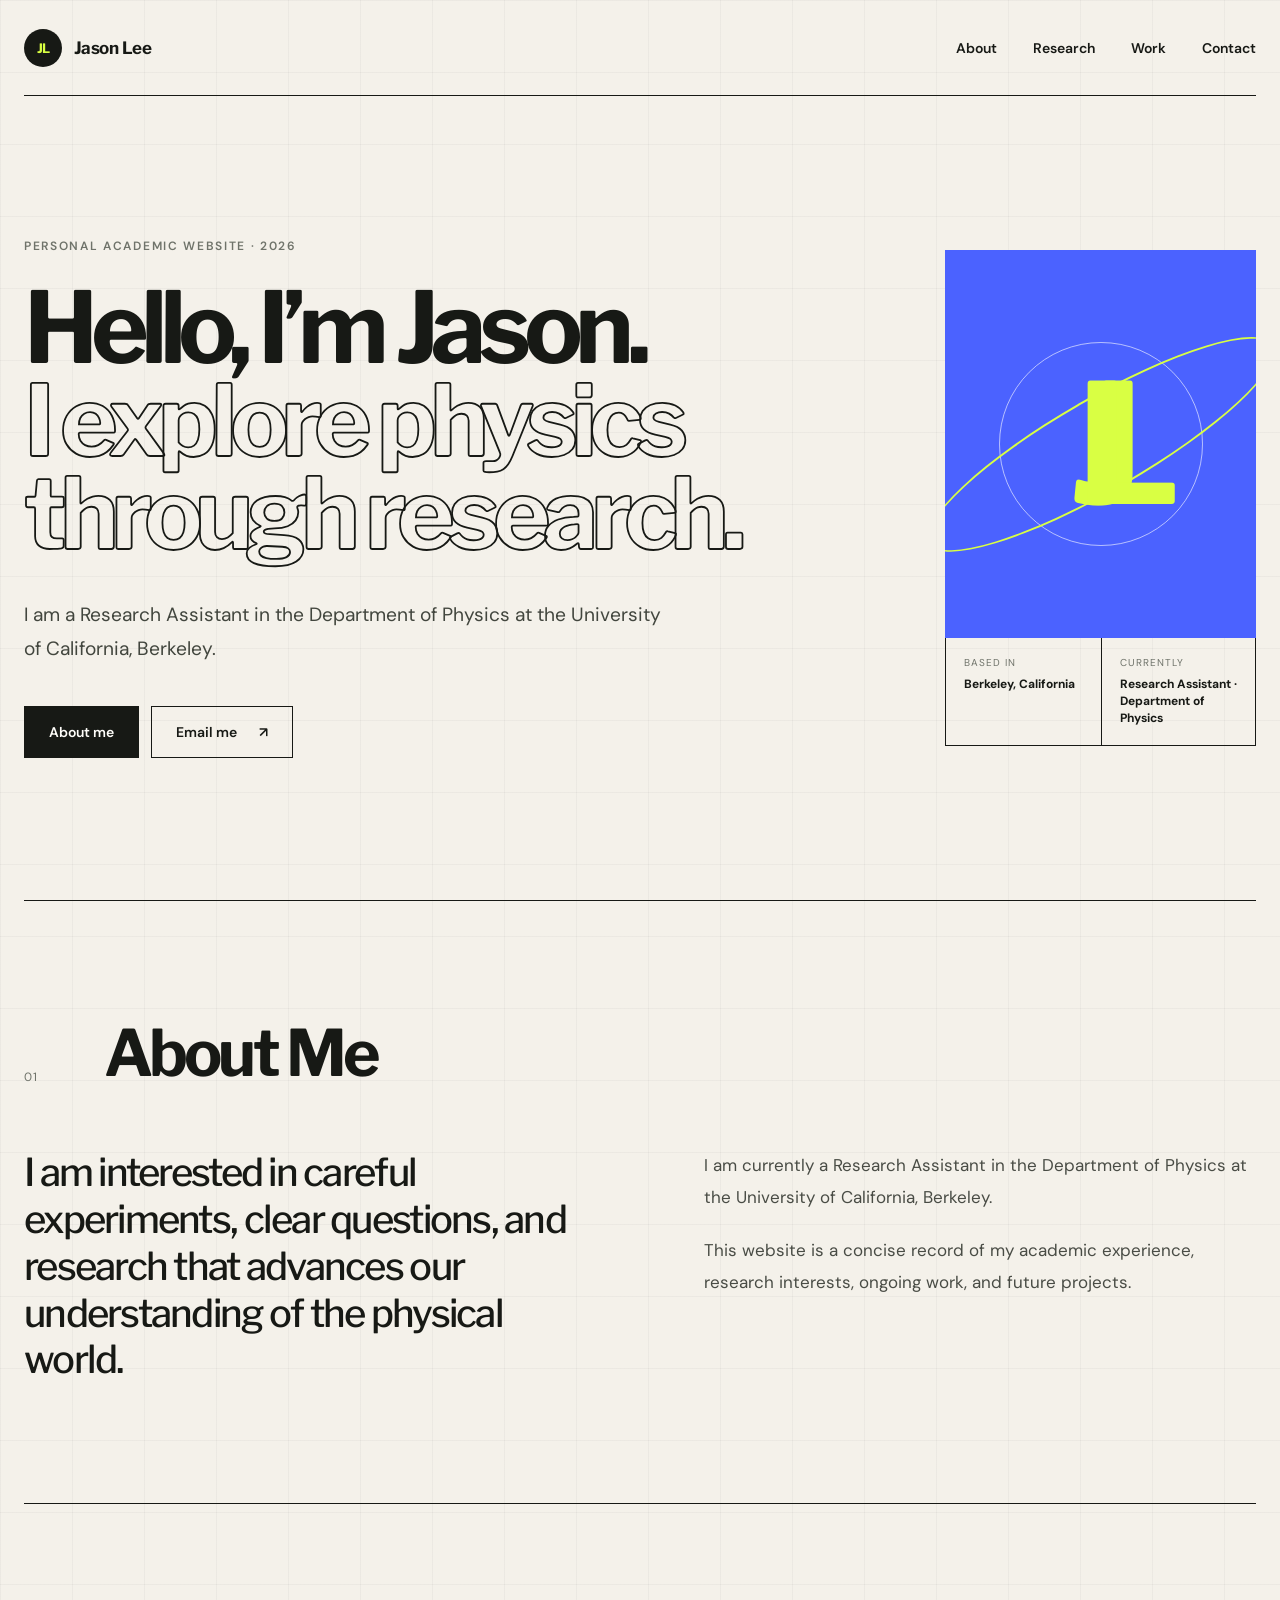
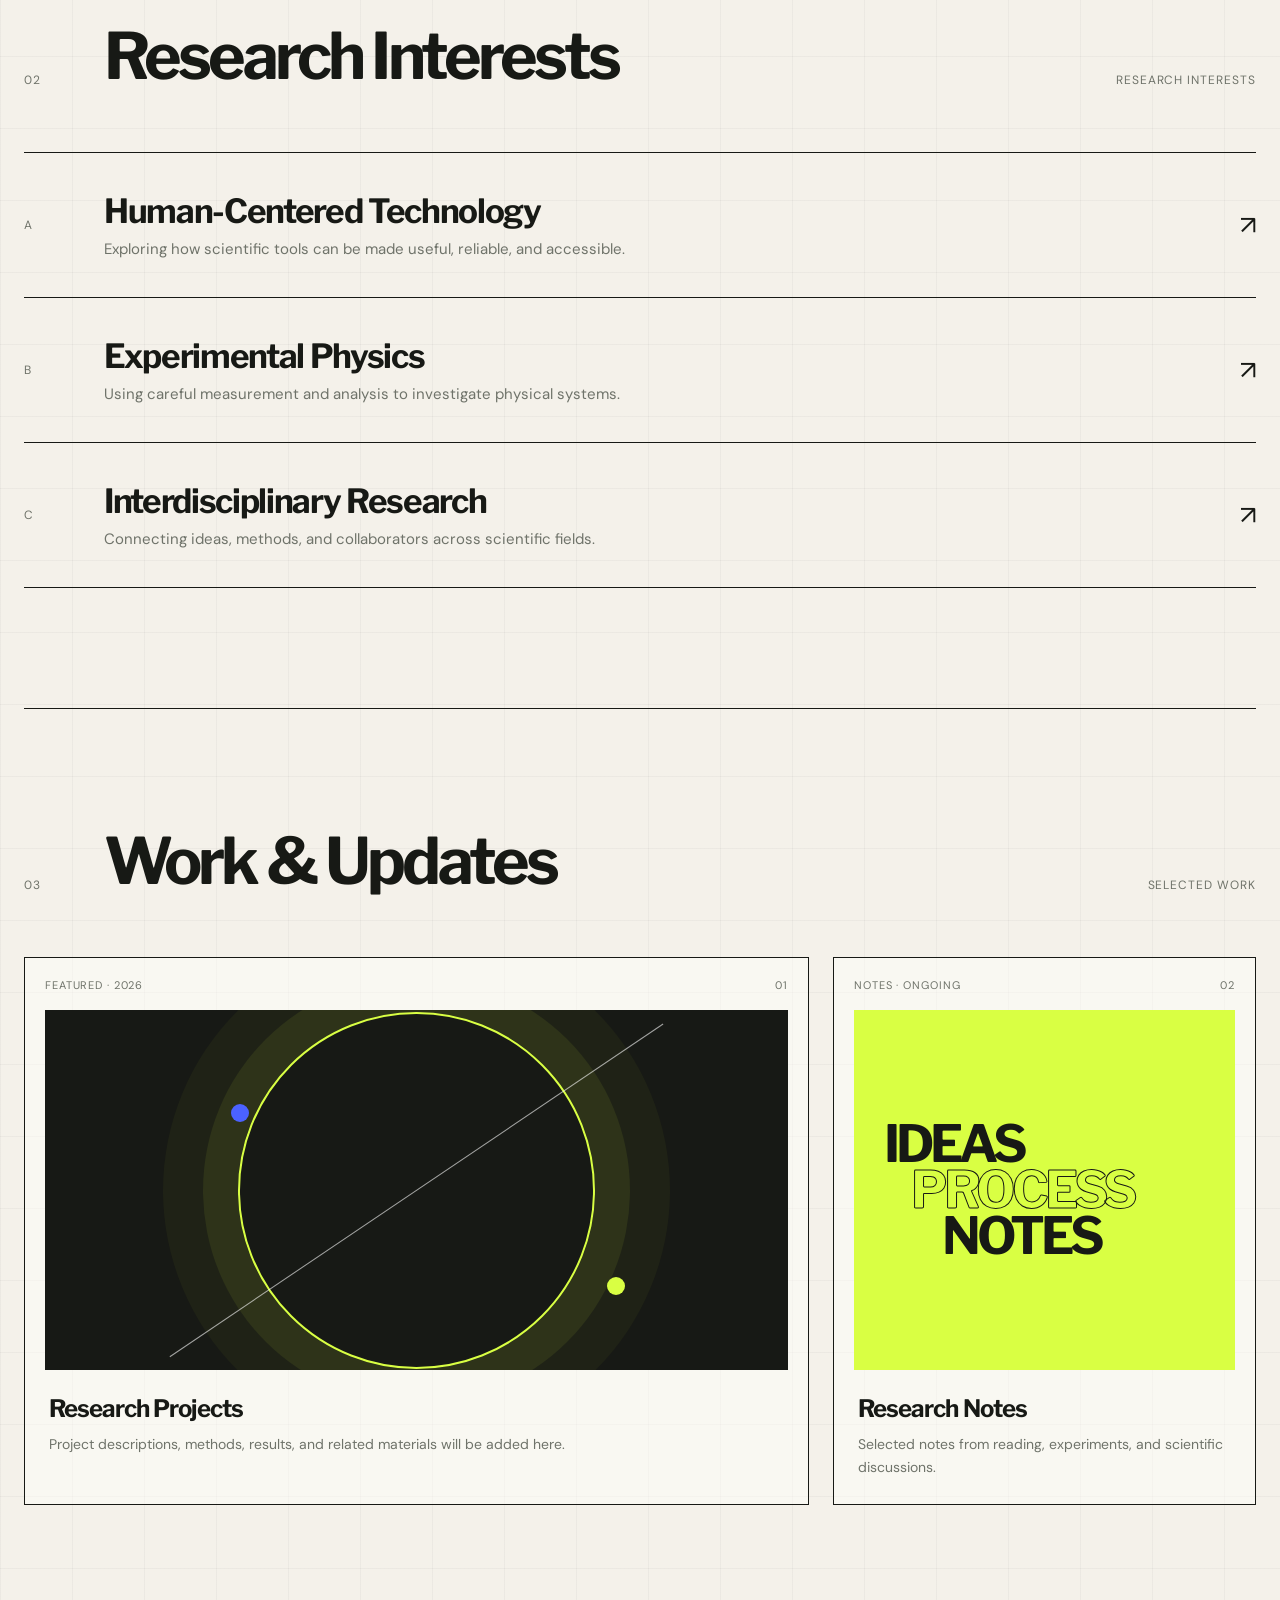
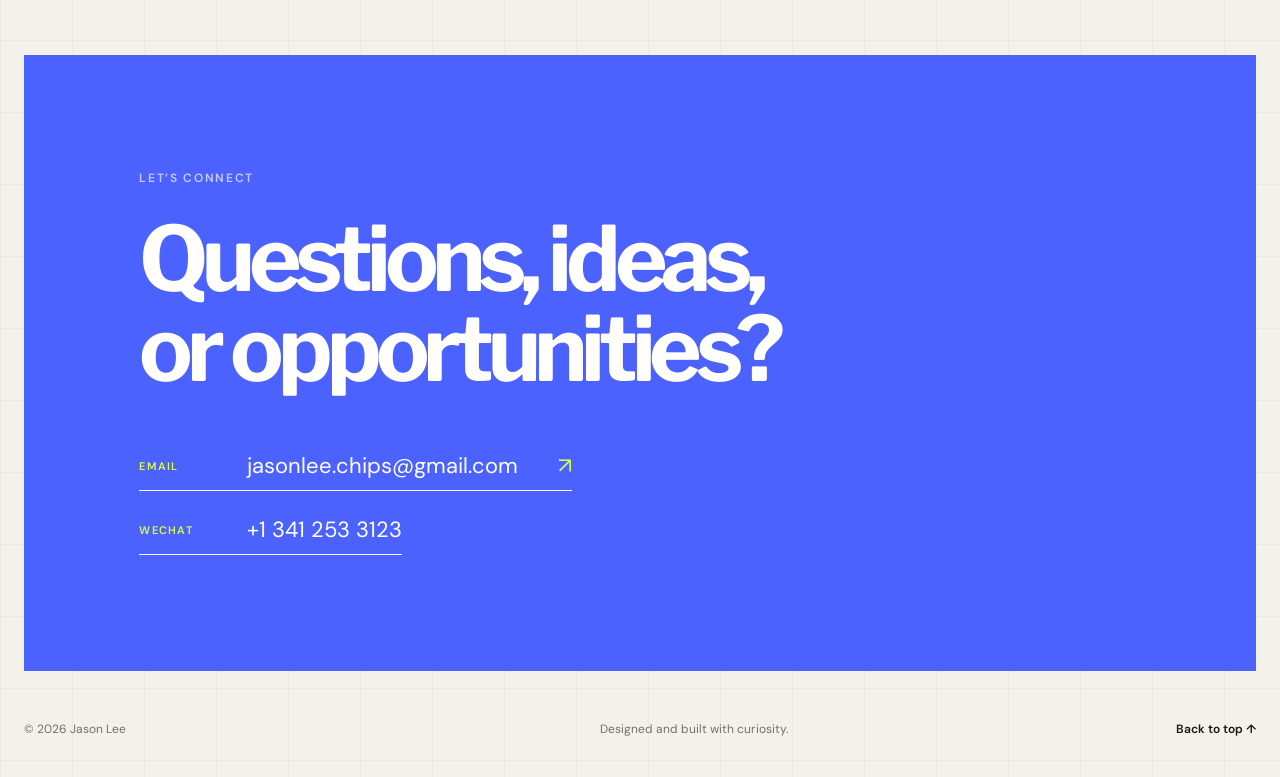
<file: index.html>
<!doctype html>
<html lang="en">
  <head>
    <meta charset="UTF-8" />
    <meta name="viewport" content="width=device-width, initial-scale=1.0" />
    <meta
      name="description"
      content="Jason Lee is a research assistant in the Department of Physics at the University of California, Berkeley."
    />
    <meta
      name="keywords"
      content="Jason Lee, UC Berkeley Physics, research assistant, experimental physics"
    />
    <meta name="author" content="Jason Lee" />
    <meta name="robots" content="index, follow" />
    <meta name="theme-color" content="#f4f1ea" />
    <link rel="canonical" href="https://jasonlee.tech/" />
    <meta property="og:type" content="profile" />
    <meta property="og:title" content="Jason Lee | UC Berkeley Physics" />
    <meta
      property="og:description"
      content="Research Assistant in the Department of Physics at the University of California, Berkeley."
    />
    <meta property="og:url" content="https://jasonlee.tech/" />
    <meta property="og:site_name" content="Jason Lee" />
    <meta name="twitter:card" content="summary" />
    <meta name="twitter:title" content="Jason Lee | UC Berkeley Physics" />
    <meta
      name="twitter:description"
      content="Research Assistant in the Department of Physics at the University of California, Berkeley."
    />
    <title>Jason Lee | Personal Academic Website</title>
    <link rel="preconnect" href="https://fonts.googleapis.com" />
    <link rel="preconnect" href="https://fonts.gstatic.com" crossorigin />
    <link
      href="https://fonts.googleapis.com/css2?family=DM+Sans:wght@400;500;600&family=Libre+Franklin:wght@500;600;700&family=Noto+Sans+SC:wght@400;500;600&display=swap"
      rel="stylesheet"
    />
    <link rel="stylesheet" href="styles.css" />
    <script src="script.js" defer></script>
    <script type="application/ld+json">
      {
        "@context": "https://schema.org",
        "@type": "Person",
        "name": "Jason Lee",
        "url": "https://jasonlee.tech/",
        "email": "mailto:jasonlee.chips@gmail.com",
        "jobTitle": "Research Assistant",
        "affiliation": {
          "@type": "CollegeOrUniversity",
          "name": "University of California, Berkeley",
          "department": "Department of Physics"
        }
      }
    </script>
  </head>
  <body>
    <header class="site-header">
      <a class="wordmark" href="#top" aria-label="Back to home">
        <span class="wordmark-mark">JL</span>
        <span>Jason Lee</span>
      </a>
      <button class="menu-button" type="button" aria-expanded="false" aria-controls="site-nav">
        <span></span>
        <span></span>
        <span></span>
        <span class="sr-only">Open menu</span>
      </button>
      <nav id="site-nav" class="site-nav" aria-label="Primary navigation">
        <a href="#about">About</a>
        <a href="#interests">Research</a>
        <a href="#work">Work</a>
        <a href="#contact">Contact</a>
      </nav>
    </header>

    <main id="top">
      <section class="hero" aria-labelledby="hero-title">
        <div class="hero-copy">
          <p class="eyebrow">Personal academic website · 2026</p>
          <h1 id="hero-title">
            Hello, I’m Jason.
            <span>I explore physics through research.</span>
          </h1>
          <p class="hero-intro">
            I am a Research Assistant in the Department of Physics at the
            University of California, Berkeley.
          </p>
          <div class="hero-actions">
            <a class="button button-primary" href="#about">About me</a>
            <a class="button button-secondary" href="mailto:jasonlee.chips@gmail.com">
              Email me
              <span aria-hidden="true">↗</span>
            </a>
          </div>
        </div>

        <aside class="profile-card" aria-label="Profile information">
          <div class="portrait" aria-hidden="true">
            <span>J</span>
            <span>L</span>
            <div class="portrait-orbit"></div>
          </div>
          <div class="profile-meta">
            <div>
              <span class="meta-label">Based in</span>
              <strong>Berkeley, California</strong>
            </div>
            <div>
              <span class="meta-label">Currently</span>
              <strong>Research Assistant · Department of Physics</strong>
            </div>
          </div>
        </aside>
      </section>

      <section id="about" class="section about-section">
        <div class="section-heading">
          <p class="section-number">01</p>
          <h2>About Me</h2>
        </div>
        <div class="about-grid">
          <p class="about-lead">
            I am interested in careful experiments, clear questions, and
            research that advances our understanding of the physical world.
          </p>
          <div class="about-copy">
            <p>
              I am currently a Research Assistant in the Department of Physics
              at the University of California, Berkeley.
            </p>
            <p>
              This website is a concise record of my academic experience,
              research interests, ongoing work, and future projects.
            </p>
          </div>
        </div>
      </section>

      <section id="interests" class="section">
        <div class="section-heading">
          <p class="section-number">02</p>
          <h2>Research Interests</h2>
          <p class="section-note">Research interests</p>
        </div>
        <div class="interest-list">
          <article class="interest-item">
            <span class="interest-index">A</span>
            <div>
              <h3>Human-Centered Technology</h3>
              <p>Exploring how scientific tools can be made useful, reliable, and accessible.</p>
            </div>
            <span class="interest-arrow" aria-hidden="true">↗</span>
          </article>
          <article class="interest-item">
            <span class="interest-index">B</span>
            <div>
              <h3>Experimental Physics</h3>
              <p>Using careful measurement and analysis to investigate physical systems.</p>
            </div>
            <span class="interest-arrow" aria-hidden="true">↗</span>
          </article>
          <article class="interest-item">
            <span class="interest-index">C</span>
            <div>
              <h3>Interdisciplinary Research</h3>
              <p>Connecting ideas, methods, and collaborators across scientific fields.</p>
            </div>
            <span class="interest-arrow" aria-hidden="true">↗</span>
          </article>
        </div>
      </section>

      <section id="work" class="section work-section">
        <div class="section-heading">
          <p class="section-number">03</p>
          <h2>Work &amp; Updates</h2>
          <p class="section-note">Selected work</p>
        </div>
        <div class="project-grid">
          <article class="project-card project-card-featured">
            <div class="project-topline">
              <span>Featured · 2026</span>
              <span>01</span>
            </div>
            <div class="project-visual visual-one" aria-hidden="true">
              <span class="visual-ring"></span>
              <span class="visual-dot dot-one"></span>
              <span class="visual-dot dot-two"></span>
              <span class="visual-line"></span>
            </div>
            <div class="project-copy">
              <h3>Research Projects</h3>
              <p>Project descriptions, methods, results, and related materials will be added here.</p>
            </div>
          </article>
          <article class="project-card">
            <div class="project-topline">
              <span>Notes · Ongoing</span>
              <span>02</span>
            </div>
            <div class="project-visual visual-two" aria-hidden="true">
              <span>IDEAS</span>
              <span>PROCESS</span>
              <span>NOTES</span>
            </div>
            <div class="project-copy">
              <h3>Research Notes</h3>
              <p>Selected notes from reading, experiments, and scientific discussions.</p>
            </div>
          </article>
        </div>
      </section>

      <section id="contact" class="contact-section">
        <p class="eyebrow">Let’s connect</p>
        <h2>Questions, ideas,<br />or opportunities?</h2>
        <div class="contact-list">
          <a class="contact-link" href="mailto:jasonlee.chips@gmail.com">
            <span class="contact-label">Email</span>
            jasonlee.chips@gmail.com
            <span aria-hidden="true">↗</span>
          </a>
          <p class="contact-link">
            <span class="contact-label">WeChat</span>
            +1 341 253 3123
          </p>
        </div>
      </section>
    </main>

    <footer>
      <p>© <span id="year">2026</span> Jason Lee</p>
      <p>Designed and built with curiosity.</p>
      <a href="#top">Back to top ↑</a>
    </footer>
  </body>
</html>
</file>
<file: styles.css>
:root {
  --paper: #f4f1ea;
  --ink: #171915;
  --muted: #6f736a;
  --line: #c9c8bf;
  --acid: #d9ff43;
  --blue: #4b62ff;
  --white: #fffefa;
  --display: "Libre Franklin", "Noto Sans SC", sans-serif;
  --body: "DM Sans", "Noto Sans SC", sans-serif;
}

* {
  box-sizing: border-box;
}

html {
  scroll-behavior: smooth;
}

body {
  margin: 0;
  color: var(--ink);
  background:
    linear-gradient(rgba(23, 25, 21, 0.035) 1px, transparent 1px),
    linear-gradient(90deg, rgba(23, 25, 21, 0.035) 1px, transparent 1px),
    var(--paper);
  background-size: 72px 72px;
  font-family: var(--body);
  -webkit-font-smoothing: antialiased;
}

a {
  color: inherit;
  text-decoration: none;
}

button {
  color: inherit;
  font: inherit;
}

.sr-only {
  position: absolute;
  width: 1px;
  height: 1px;
  padding: 0;
  margin: -1px;
  overflow: hidden;
  clip: rect(0, 0, 0, 0);
  white-space: nowrap;
  border: 0;
}

.site-header,
main,
footer {
  width: min(100% - 48px, 1240px);
  margin-inline: auto;
}

.site-header {
  position: relative;
  z-index: 20;
  display: flex;
  align-items: center;
  justify-content: space-between;
  height: 96px;
  border-bottom: 1px solid var(--ink);
}

.wordmark {
  display: flex;
  align-items: center;
  gap: 12px;
  font-family: var(--display);
  font-size: 17px;
  font-weight: 700;
  letter-spacing: -0.03em;
}

.wordmark-mark {
  display: grid;
  width: 38px;
  height: 38px;
  place-items: center;
  border-radius: 50%;
  background: var(--ink);
  color: var(--acid);
  font-size: 13px;
  letter-spacing: -0.08em;
}

.site-nav {
  display: flex;
  gap: 36px;
  font-size: 14px;
  font-weight: 600;
}

.site-nav a {
  position: relative;
  padding-block: 8px;
}

.site-nav a::after {
  position: absolute;
  right: 0;
  bottom: 2px;
  left: 0;
  height: 2px;
  background: var(--ink);
  content: "";
  transform: scaleX(0);
  transform-origin: right;
  transition: transform 180ms ease;
}

.site-nav a:hover::after,
.site-nav a:focus-visible::after {
  transform: scaleX(1);
  transform-origin: left;
}

.menu-button {
  display: none;
  padding: 8px;
  border: 0;
  background: transparent;
}

.menu-button > span:not(.sr-only) {
  display: block;
  width: 24px;
  height: 2px;
  margin: 4px 0;
  background: var(--ink);
}

.hero {
  display: grid;
  min-height: calc(100vh - 96px);
  align-items: center;
  grid-template-columns: 1.45fr 0.55fr;
  gap: clamp(40px, 8vw, 120px);
  padding: 84px 0;
}

.eyebrow {
  margin: 0 0 28px;
  color: var(--muted);
  font-size: 12px;
  font-weight: 600;
  letter-spacing: 0.14em;
  text-transform: uppercase;
}

.hero h1 {
  max-width: 820px;
  margin: 0;
  font-family: var(--display);
  font-size: clamp(58px, 7.7vw, 112px);
  font-weight: 700;
  letter-spacing: -0.075em;
  line-height: 0.94;
}

.hero h1 span {
  display: block;
  color: transparent;
  -webkit-text-stroke: 1.8px var(--ink);
}

.hero-intro {
  max-width: 650px;
  margin: 38px 0 0;
  color: #42463e;
  font-size: clamp(17px, 1.5vw, 21px);
  line-height: 1.75;
}

.hero-actions {
  display: flex;
  flex-wrap: wrap;
  gap: 12px;
  margin-top: 40px;
}

.button {
  display: inline-flex;
  min-height: 52px;
  align-items: center;
  justify-content: center;
  gap: 22px;
  padding: 0 24px;
  border: 1px solid var(--ink);
  font-size: 14px;
  font-weight: 600;
  transition:
    transform 180ms ease,
    box-shadow 180ms ease;
}

.button:hover {
  transform: translate(-3px, -3px);
  box-shadow: 4px 4px 0 var(--ink);
}

.button-primary {
  background: var(--ink);
  color: var(--white);
}

.button-secondary {
  background: transparent;
}

.profile-card {
  align-self: center;
}

.portrait {
  position: relative;
  display: grid;
  aspect-ratio: 4 / 5;
  overflow: hidden;
  place-items: center;
  background: var(--blue);
  color: var(--acid);
  font-family: var(--display);
  font-size: clamp(100px, 13vw, 190px);
  font-weight: 700;
  letter-spacing: -0.17em;
  line-height: 0;
}

.portrait > span {
  position: absolute;
  z-index: 2;
}

.portrait > span:first-child {
  transform: translate(-20%, -25%);
}

.portrait > span:nth-child(2) {
  transform: translate(17%, 24%);
}

.portrait::before {
  position: absolute;
  width: 65%;
  aspect-ratio: 1;
  border: 1px solid rgba(255, 255, 255, 0.6);
  border-radius: 50%;
  content: "";
}

.portrait-orbit {
  position: absolute;
  width: 128%;
  height: 24%;
  border: 2px solid var(--acid);
  border-radius: 50%;
  transform: rotate(-30deg);
}

.profile-meta {
  display: grid;
  grid-template-columns: 1fr 1fr;
  border-right: 1px solid var(--ink);
  border-bottom: 1px solid var(--ink);
  border-left: 1px solid var(--ink);
}

.profile-meta > div {
  padding: 18px;
}

.profile-meta > div + div {
  border-left: 1px solid var(--ink);
}

.meta-label {
  display: block;
  margin-bottom: 7px;
  color: var(--muted);
  font-size: 10px;
  letter-spacing: 0.1em;
  text-transform: uppercase;
}

.profile-meta strong {
  display: block;
  font-size: 12px;
  line-height: 1.4;
}

.section {
  padding: 120px 0;
  border-top: 1px solid var(--ink);
}

.section-heading {
  display: grid;
  align-items: end;
  grid-template-columns: 80px 1fr auto;
  margin-bottom: 64px;
}

.section-heading h2 {
  margin: 0;
  font-family: var(--display);
  font-size: clamp(38px, 5vw, 70px);
  letter-spacing: -0.06em;
  line-height: 1;
}

.section-number,
.section-note {
  margin: 0;
  color: var(--muted);
  font-size: 12px;
  letter-spacing: 0.08em;
  text-transform: uppercase;
}

.about-grid {
  display: grid;
  grid-template-columns: 1fr 1fr;
  gap: 10vw;
}

.about-lead {
  margin: 0;
  font-family: var(--display);
  font-size: clamp(28px, 3vw, 44px);
  font-weight: 500;
  letter-spacing: -0.045em;
  line-height: 1.22;
}

.about-copy {
  color: #494c45;
  font-size: 17px;
  line-height: 1.9;
}

.about-copy p {
  margin: 0 0 20px;
}

.interest-list {
  border-top: 1px solid var(--ink);
}

.interest-item {
  display: grid;
  align-items: center;
  grid-template-columns: 80px 1fr auto;
  gap: 0;
  padding: 38px 0;
  border-bottom: 1px solid var(--ink);
  transition: padding 220ms ease;
}

.interest-item:hover {
  padding-right: 18px;
  padding-left: 18px;
  background: var(--acid);
}

.interest-index {
  color: var(--muted);
  font-size: 12px;
}

.interest-item h3 {
  margin: 0 0 8px;
  font-family: var(--display);
  font-size: clamp(22px, 2.6vw, 36px);
  letter-spacing: -0.04em;
}

.interest-item p {
  margin: 0;
  color: var(--muted);
  font-size: 15px;
}

.interest-arrow {
  font-size: 26px;
}

.work-section {
  padding-bottom: 150px;
}

.project-grid {
  display: grid;
  grid-template-columns: 1.3fr 0.7fr;
  gap: 24px;
}

.project-card {
  padding: 20px;
  border: 1px solid var(--ink);
  background: rgba(255, 254, 250, 0.45);
}

.project-topline {
  display: flex;
  justify-content: space-between;
  margin-bottom: 18px;
  color: var(--muted);
  font-size: 11px;
  letter-spacing: 0.08em;
  text-transform: uppercase;
}

.project-visual {
  position: relative;
  display: flex;
  min-height: 360px;
  overflow: hidden;
  align-items: center;
  justify-content: center;
}

.visual-one {
  background: var(--ink);
}

.visual-ring {
  position: absolute;
  width: 48%;
  aspect-ratio: 1;
  border: 2px solid var(--acid);
  border-radius: 50%;
  box-shadow:
    0 0 0 35px rgba(217, 255, 67, 0.08),
    0 0 0 75px rgba(217, 255, 67, 0.04);
}

.visual-dot {
  position: absolute;
  width: 18px;
  height: 18px;
  border-radius: 50%;
  background: var(--blue);
}

.dot-one {
  top: 26%;
  left: 25%;
}

.dot-two {
  right: 22%;
  bottom: 21%;
  background: var(--acid);
}

.visual-line {
  width: 80%;
  height: 1px;
  background: rgba(255, 255, 255, 0.6);
  transform: rotate(-34deg);
}

.visual-two {
  flex-direction: column;
  align-items: flex-start;
  padding: 30px;
  background: var(--acid);
  color: var(--ink);
  font-family: var(--display);
  font-size: clamp(32px, 4vw, 56px);
  font-weight: 700;
  letter-spacing: -0.08em;
  line-height: 0.9;
}

.visual-two span:nth-child(2) {
  color: transparent;
  -webkit-text-stroke: 1px var(--ink);
  transform: translateX(12%);
}

.visual-two span:nth-child(3) {
  transform: translateX(36%);
}

.project-copy {
  padding: 24px 4px 6px;
}

.project-copy h3 {
  margin: 0 0 10px;
  font-family: var(--display);
  font-size: 24px;
  letter-spacing: -0.04em;
}

.project-copy p {
  margin: 0;
  color: var(--muted);
  font-size: 14px;
  line-height: 1.6;
}

.contact-section {
  margin-bottom: 24px;
  padding: clamp(60px, 9vw, 120px);
  background: var(--blue);
  color: var(--white);
}

.contact-section .eyebrow {
  color: rgba(255, 255, 255, 0.68);
}

.contact-section h2 {
  margin: 0;
  font-family: var(--display);
  font-size: clamp(45px, 7vw, 94px);
  letter-spacing: -0.07em;
  line-height: 1;
}

.contact-link {
  display: flex;
  width: fit-content;
  align-items: center;
  gap: 40px;
  margin: 0;
  padding-bottom: 10px;
  border-bottom: 1px solid var(--white);
  font-size: clamp(15px, 2vw, 22px);
}

.contact-list {
  display: grid;
  gap: 24px;
  margin-top: 58px;
}

.contact-label {
  min-width: 68px;
  color: var(--acid);
  font-size: 11px;
  font-weight: 600;
  letter-spacing: 0.12em;
  text-transform: uppercase;
}

.contact-link span {
  color: var(--acid);
}

footer {
  display: grid;
  grid-template-columns: 1fr 1fr auto;
  padding: 26px 0 40px;
  color: var(--muted);
  font-size: 12px;
}

footer p {
  margin: 0;
}

footer a {
  color: var(--ink);
  font-weight: 600;
}

@media (max-width: 900px) {
  .hero {
    grid-template-columns: 1fr;
  }

  .profile-card {
    display: grid;
    grid-template-columns: 1fr 1fr;
  }

  .portrait {
    max-height: 520px;
  }

  .profile-meta {
    grid-template-columns: 1fr;
    border-top: 1px solid var(--ink);
    border-left: 0;
  }

  .profile-meta > div {
    display: flex;
    flex-direction: column;
    justify-content: center;
  }

  .profile-meta > div + div {
    border-top: 1px solid var(--ink);
    border-left: 0;
  }

  .project-grid {
    grid-template-columns: 1fr;
  }
}

@media (max-width: 640px) {
  .site-header,
  main,
  footer {
    width: min(100% - 32px, 1240px);
  }

  .site-header {
    height: 76px;
  }

  .menu-button {
    display: block;
  }

  .site-nav {
    position: absolute;
    top: 76px;
    right: 0;
    left: 0;
    display: none;
    flex-direction: column;
    gap: 0;
    padding: 14px;
    border: 1px solid var(--ink);
    background: var(--paper);
  }

  .site-nav.is-open {
    display: flex;
  }

  .site-nav a {
    padding: 15px;
  }

  .hero {
    min-height: auto;
    padding: 74px 0 90px;
  }

  .hero h1 {
    font-size: clamp(52px, 15vw, 76px);
    line-height: 0.98;
  }

  .hero h1 span {
    margin-top: 12px;
    font-size: 0.82em;
    line-height: 1.02;
  }

  .profile-card {
    display: block;
  }

  .profile-meta {
    grid-template-columns: 1fr 1fr;
    border-top: 0;
    border-left: 1px solid var(--ink);
  }

  .profile-meta > div + div {
    border-top: 0;
    border-left: 1px solid var(--ink);
  }

  .section {
    padding: 86px 0;
  }

  .section-heading {
    grid-template-columns: 42px 1fr;
    margin-bottom: 45px;
  }

  .section-note {
    display: none;
  }

  .about-grid {
    grid-template-columns: 1fr;
    gap: 38px;
  }

  .interest-item {
    grid-template-columns: 42px 1fr auto;
    padding: 28px 0;
  }

  .interest-item p {
    padding-right: 14px;
  }

  .project-visual {
    min-height: 290px;
  }

  .contact-section {
    padding: 54px 28px;
  }

  .contact-link {
    gap: 15px;
    overflow-wrap: anywhere;
  }

  footer {
    grid-template-columns: 1fr auto;
    gap: 10px;
  }

  footer p:nth-child(2) {
    display: none;
  }
}

@media (prefers-reduced-motion: reduce) {
  html {
    scroll-behavior: auto;
  }

  *,
  *::before,
  *::after {
    transition-duration: 0.01ms !important;
  }
}
</file>
